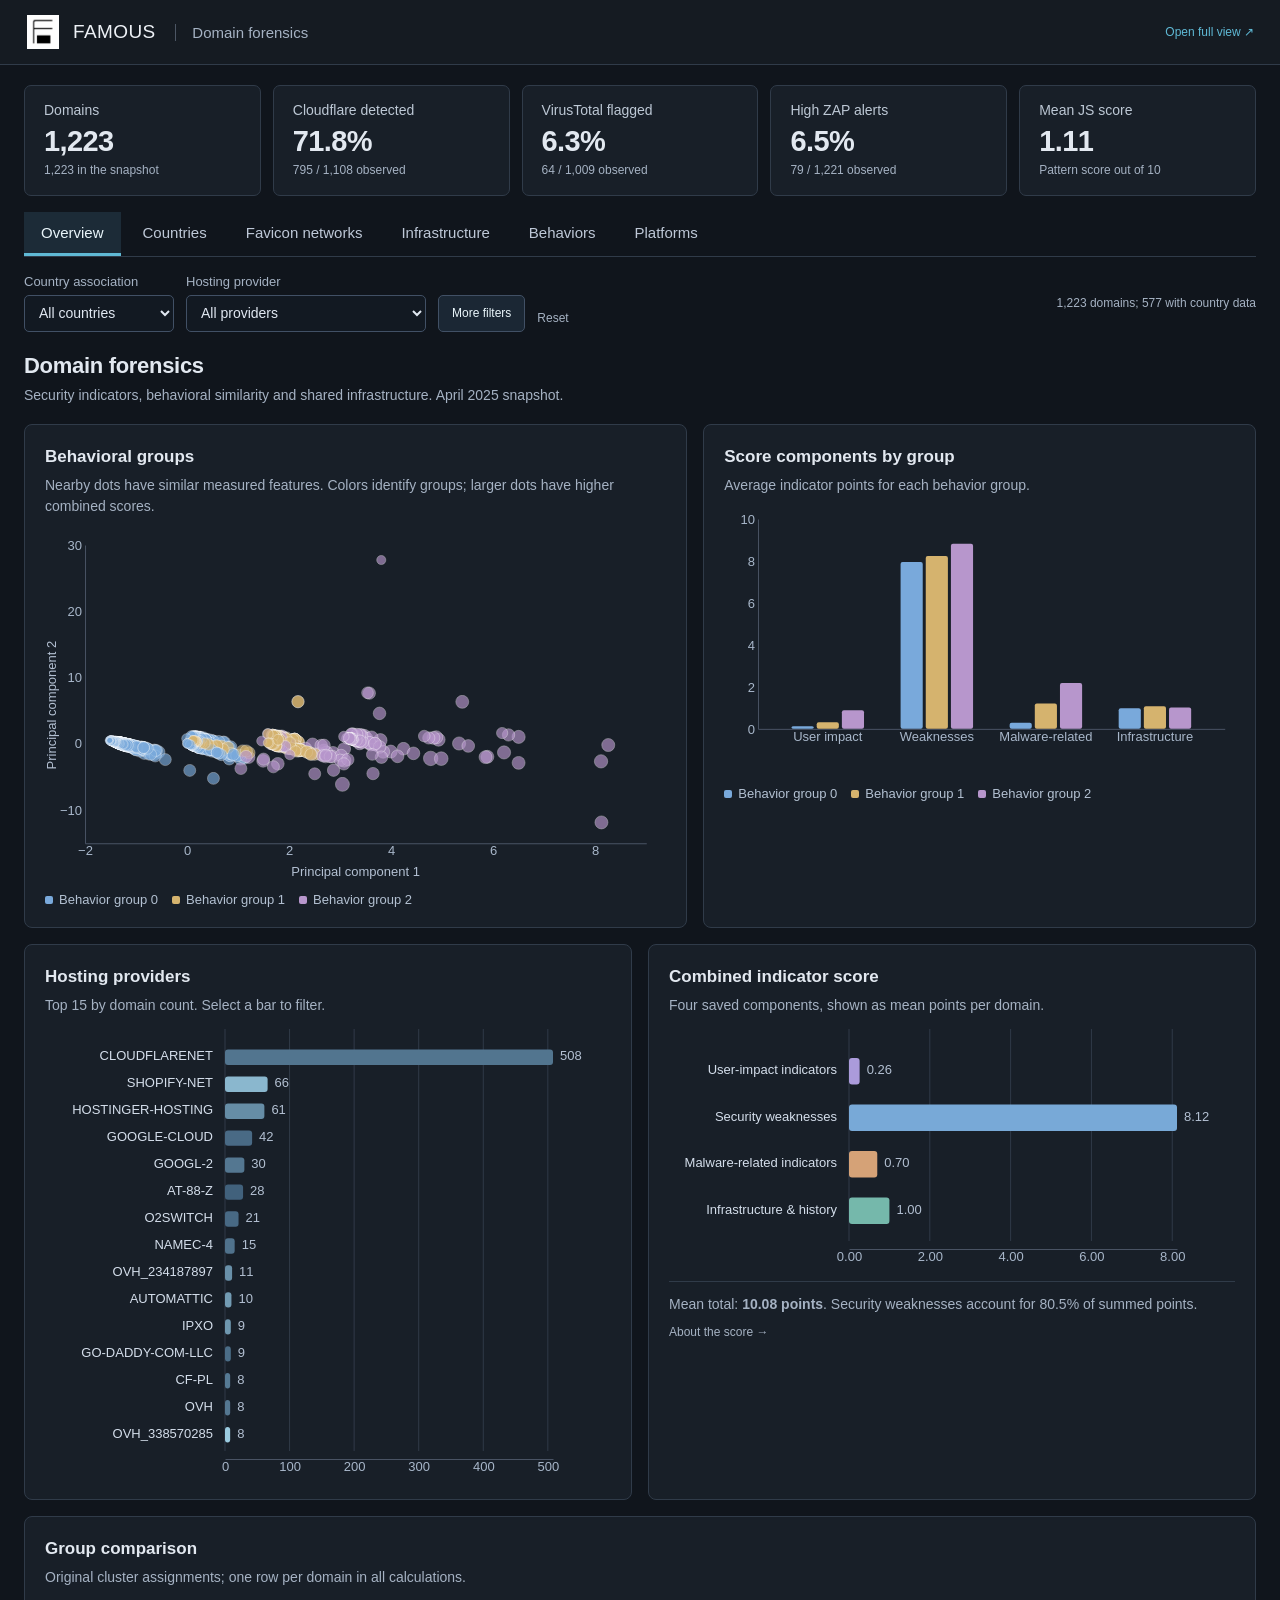
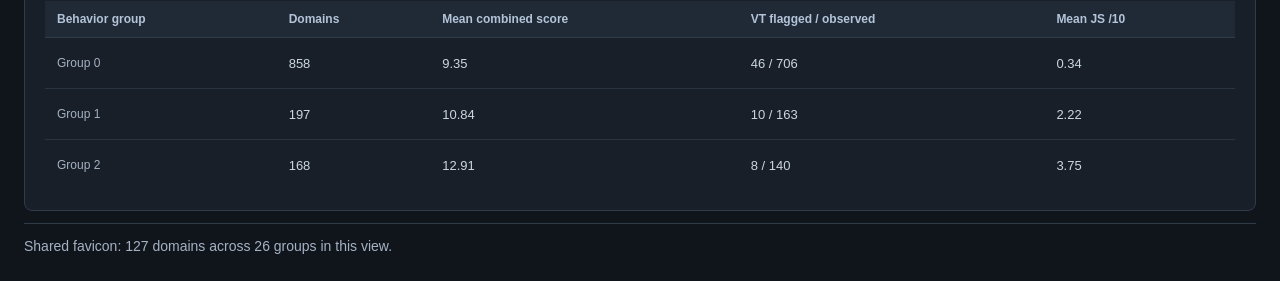
<file: index.html>
<!doctype html>
<html lang="en">
<head>
  <meta charset="UTF-8"><meta name="viewport" content="width=device-width, initial-scale=1">
  <meta name="description" content="FAMOUS aggregate domain forensics: security indicators, behavioral groups and pseudonymous infrastructure networks.">
  <meta name="color-scheme" content="dark"><title>FAMOUS: Domain forensics</title>
  <link rel="icon" href="./famous-icon.png" type="image/png"><link rel="stylesheet" href="./styles.css">
  <script defer src="./vendor/d3.min.js"></script><script defer src="./vendor/topojson.min.js"></script><script defer src="./vendor/cytoscape.min.js"></script><script type="module" src="./app.js"></script>
</head>
<body>
  <a class="skip" href="#main">Skip to charts</a>
  <header class="masthead"><a class="brand" href="#overview"><img src="./famous-icon.png" alt="FAMOUS"><span>FAMOUS <b>Domain forensics</b></span></a><div class="header-actions"><a id="full-link" href="./" target="_blank" rel="noopener">Open full view ↗</a></div></header>
  <div class="dashboard">
    <section id="metrics" class="metrics" aria-label="Summary statistics"></section>
    <nav id="navigation" aria-label="Forensic views"></nav>
    <section class="filterbar" aria-label="Filter the dataset">
      <label>Country association<select id="country"><option value="">All countries</option></select></label>
      <label>Hosting provider<select id="provider"><option value="">All providers</option></select></label>
      <button id="advanced-toggle" class="button secondary" aria-expanded="false" aria-controls="advanced-filters">More filters <span id="filter-count"></span></button>
      <button id="reset" class="text-button">Reset</button><span id="scope" role="status" aria-live="polite"></span>
    </section>
    <section id="advanced-filters" class="advanced-filters" hidden>
      <label>Registrar<select id="registrar"><option value="">All registrars</option></select></label>
      <label>Behavior group<select id="group" aria-describedby="group-help"><option value="">All groups</option><option value="0">Group 0</option><option value="1">Group 1</option><option value="2">Group 2</option></select><small id="group-help" class="control-help">Sites grouped by similar measured features.</small></label>
      <label>Platform<select id="platform"><option value="">All platforms</option></select></label>
      <label>Service<select id="service"><option value="">All services</option></select></label>
      <label>Minimum JS score<input id="js" type="number" min="0" max="10" step="0.5" value="0"></label>
      <label>Minimum high ZAP alerts<input id="zap" type="number" min="0" step="1" value="0"></label>
      <label class="check"><input id="vt" type="checkbox">VT flagged only</label><label class="check"><input id="cf" type="checkbox">Cloudflare only</label><label class="check"><input id="multi" type="checkbox">Shared favicon only</label>
    </section>
    <main id="main" tabindex="-1"><div class="empty">Loading the snapshot…</div></main>

  </div>
  <div id="chart-tip" class="chart-tooltip" role="tooltip" hidden></div>
  <noscript>JavaScript is required to view these charts.</noscript>
</body>
</html>
</file>
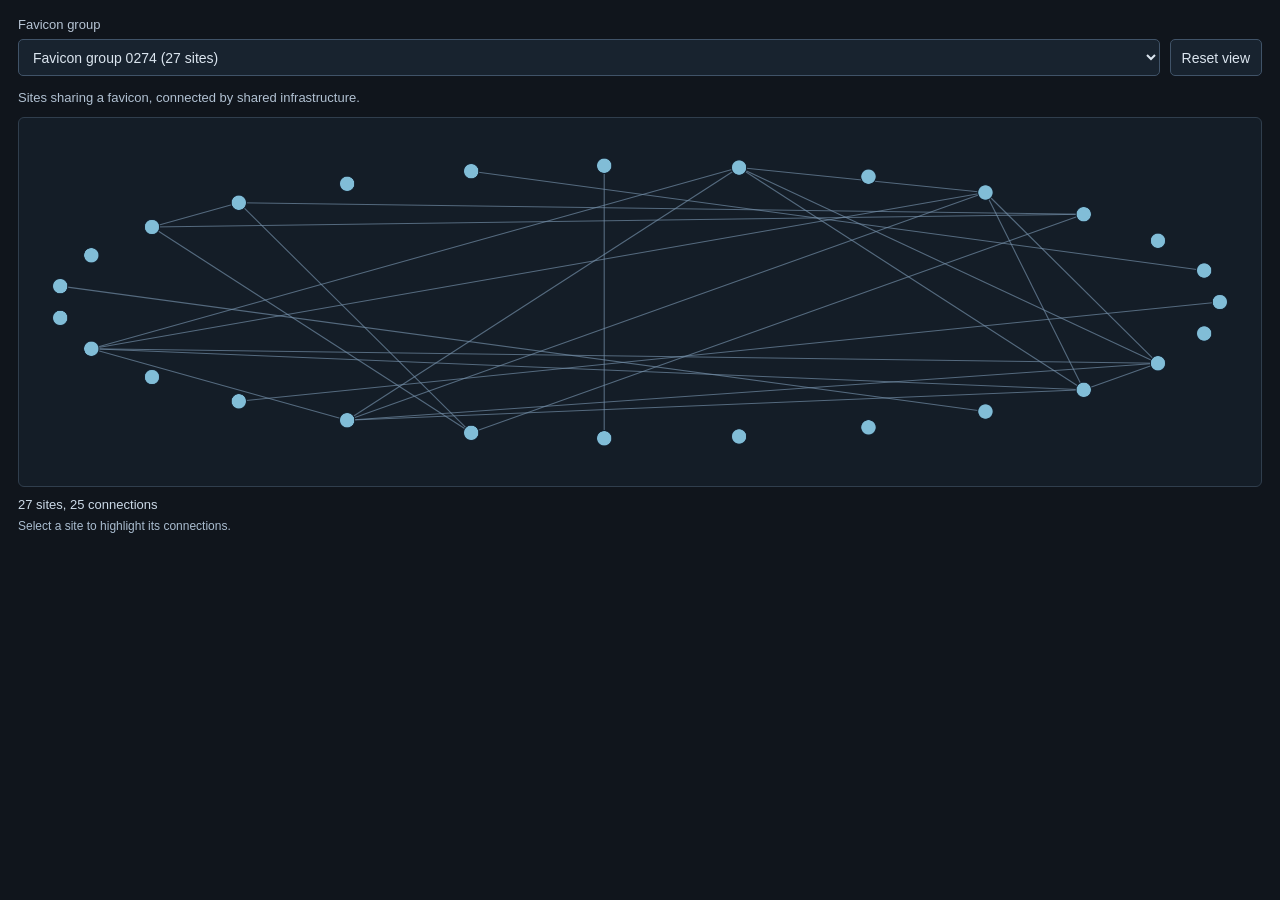
<file: preview.html>
<!doctype html>
<html lang="en">
<head>
  <meta charset="utf-8">
  <meta name="viewport" content="width=device-width, initial-scale=1">
  <meta name="color-scheme" content="dark">
  <title>FAMOUS: Favicon networks</title>
  <link rel="icon" href="./famous-icon.png" type="image/png">
  <link rel="stylesheet" href="./preview.css">
  <script defer src="./vendor/cytoscape.min.js"></script>
  <script type="module" src="./preview.js"></script>
</head>
<body>
  <main class="preview">
    <header>
      <label for="favicon-group">Favicon group</label>
      <div class="controls"><select id="favicon-group" disabled aria-describedby="caption"><option>Loading groups…</option></select><button id="reset" type="button" disabled>Reset view</button></div>
    </header>
    <p id="caption">Sites sharing a favicon, connected by shared infrastructure.</p>
    <div id="network" role="img" aria-label="Favicon network"></div>
    <p id="counts" class="counts" role="status" aria-live="polite"></p>
    <p id="selection" class="selection" role="status" aria-live="polite">Select a site to highlight its connections.</p>
    <noscript>Enable JavaScript to explore the favicon network.</noscript>
  </main>
</body>
</html>
</file>
<file: styles.css>
:root{font-family:Inter,-apple-system,BlinkMacSystemFont,"Segoe UI",sans-serif;font-size:15px;color:#e2e8f0;background:#10151c;color-scheme:dark;--bg:#10151c;--panel:#181f28;--line:#303b49;--muted:#a5b2c3;--accent:#5fb9d5;--blue:#78a6df}*{box-sizing:border-box}body{margin:0}button,input,select{font:inherit}button,a,select,input,summary{touch-action:manipulation}button{cursor:pointer;color:inherit}a{color:var(--accent);text-decoration:none}a:hover{text-decoration:underline}button:focus-visible,a:focus-visible,select:focus-visible,input:focus-visible,summary:focus-visible,[tabindex]:focus-visible{outline:2px solid #85cfdf;outline-offset:3px}button:disabled{opacity:.4;cursor:default}h1,h2,h3,p{margin-top:0}h1{font-size:22px;font-weight:600;letter-spacing:-.3px;margin-bottom:6px}h2{font-size:17px;font-weight:550;line-height:1.4;margin:0 0 6px}h3{font-size:15px;font-weight:550}p{line-height:1.55}.skip{position:fixed;top:-100px;left:20px;padding:12px;background:#fff;color:#10151c;z-index:100}.skip:focus{top:10px}.masthead{display:flex;justify-content:space-between;align-items:center;padding:15px 26px;border-bottom:1px solid var(--line);gap:20px;background:#151b22}.brand{display:flex;gap:13px;align-items:center;color:#edf1f6}.brand img{width:34px;height:34px;object-fit:contain}.brand span{font-size:19px;letter-spacing:.4px}.brand b{margin-left:14px;border-left:1px solid #4c5664;padding-left:16px;font-size:15px;color:var(--muted);font-weight:400;letter-spacing:0}.brand:hover{text-decoration:none}.header-actions{display:flex;gap:24px;align-items:center;font-size:12px;color:var(--muted)}.dashboard{max-width:1700px;margin:0 auto;padding:20px 24px 0}.metrics{display:grid;grid-template-columns:repeat(5,minmax(0,1fr));gap:12px;margin-bottom:16px}.metric{padding:16px 19px;border:1px solid var(--line);border-radius:7px;background:var(--panel)}.metric-label{font-size:13px;color:#bdc8d5}.metric-value{font-size:29px;font-weight:600;letter-spacing:-.6px;font-variant-numeric:tabular-nums;margin:7px 0 4px}.metric-note{font-size:11px;color:var(--muted);line-height:1.4}nav{display:flex;gap:5px;overflow-x:auto;border-bottom:1px solid var(--line);margin-bottom:17px}nav button{border:0;border-bottom:3px solid transparent;background:none;padding:12px 17px;white-space:nowrap;font-size:15px;color:#bec8d7}nav button:hover{background:#202a36;color:#fff}nav button.active{border-bottom-color:var(--accent);color:#e9f5fa;background:#1c2b37}nav button svg{display:none}.filterbar,.advanced-filters{display:flex;flex-wrap:wrap;align-items:end;gap:12px;padding:0 0 17px}.filterbar label,.advanced-filters>label,.toolbar label{display:grid;gap:6px;font-size:12px;color:var(--muted)}select,input[type=number],input[type=search]{height:37px;border:1px solid #415065;border-radius:5px;background:#121922;color:#e1e8f2;padding:0 10px;font-size:13px;min-width:150px;max-width:240px}input[type=number]{width:155px;min-width:0}select:focus,input:focus{border-color:#6ab8d3}.check{display:flex!important;align-items:center;gap:7px!important;min-height:37px}input[type=checkbox]{accent-color:#58b5d0;width:15px;height:15px}.advanced-filters{padding:15px;background:#161e28;border:1px solid var(--line);border-radius:7px;margin-bottom:17px}.advanced-filters[hidden]{display:none}.text-button{border:0;background:none;padding:7px 0;color:var(--muted);font-size:12px}.text-button:hover{color:var(--accent)}.button{border:1px solid #4d8198;background:#214256;color:#e9f5fa;padding:8px 13px;border-radius:5px;min-height:37px;font-size:12px}.button.secondary{background:#1b2734;border-color:#415065}.button:hover{border-color:#81bfd6}.filterbar #scope{font-size:12px;color:var(--muted);margin-left:auto;align-self:center}.page-heading{display:flex;align-items:start;justify-content:space-between;gap:20px;margin:4px 0 18px}.lede{font-size:13px;color:var(--muted);margin:0;max-width:950px}.grid{display:grid;gap:16px;margin-bottom:16px}.two{grid-template-columns:1fr 1fr}.wide-left{grid-template-columns:1.2fr 1fr}.three{grid-template-columns:repeat(3,minmax(0,1fr))}.panel{min-width:0;background:var(--panel);border:1px solid var(--line);border-radius:8px;padding:20px}.panel-head{display:flex;justify-content:space-between;gap:12px;margin-bottom:13px}.panel-sub{font-size:12px;line-height:1.5;color:var(--muted);margin:0}.panel-tag{font-size:10px;border:1px solid #435065;padding:4px 7px;border-radius:4px;color:var(--muted);white-space:nowrap;align-self:start}.chart{width:100%;min-height:180px}.chart svg{display:block;width:100%;height:auto;overflow:visible}.chart text{font-family:inherit!important;fill:#b3c0d2;font-size:12px}.chart .chart-label{fill:#d4deeb!important;font-size:12px!important}.chart .axis path,.chart .axis line{stroke:#495364}.chart .gridline{stroke:#303a48}.chart .axis text{fill:#a8b7ca}.chart-action{cursor:pointer}.chart-action:hover{opacity:.7}.chart-note{font-size:12px;line-height:1.6;color:var(--muted);border-top:1px solid var(--line);padding-top:11px;margin:12px 0 0}.chart-scroll{max-height:550px;overflow:auto}.legend{display:flex;gap:14px;flex-wrap:wrap;font-size:12px;color:#b3c1d2;margin:12px 0 0}.legend i{display:inline-block;width:8px;height:8px;border-radius:2px;margin-right:6px}.notice{font-size:12px;line-height:1.6;padding:12px 15px;color:#ddc58e;background:#28251e;border:1px solid #5c4f33;border-radius:6px;margin-bottom:16px}.notice.info{background:#1c2b39;color:#b6d1e5;border-color:#39566d}.toolbar{display:flex;flex-wrap:wrap;align-items:end;gap:12px;margin-bottom:16px}.segmented{display:flex;flex-wrap:wrap;gap:4px}.segmented button{background:#111922;color:#adbdce;border:1px solid var(--line);padding:8px 12px;border-radius:4px;font-size:13px}.segmented button.active{color:#e6f6ff;background:#244358;border-color:#4f91ab}.table-scroll{overflow:auto;max-height:420px}table{width:100%;border-collapse:collapse;text-align:left;font-size:13px;font-variant-numeric:tabular-nums}th{position:sticky;top:0;background:#202a36;color:#b3c4d8;font-size:12px;font-weight:550;white-space:nowrap;padding:11px 12px;border-bottom:1px solid var(--line)}td{padding:11px 12px;border-bottom:1px solid #2b3542;color:#ccd6e3;overflow-wrap:anywhere}tbody tr:last-child td{border-bottom:0}tbody tr:hover{background:#1e2935}.badge{display:inline-block;padding:3px 7px;border-radius:4px;background:#263340;color:#b9cadd;font-size:12px}.pill{font-size:12px;color:#c4d7e6}.empty{text-align:center;padding:45px 20px;color:var(--muted);line-height:1.7}.map-canvas{background:#141d27;border-radius:5px}.map-canvas .country{stroke:#151d27;stroke-width:.6;cursor:pointer}.map-canvas .country:hover{stroke:#9bd2e2;stroke-width:1.3}.map-legend{display:flex;gap:10px;align-items:center;color:var(--muted);font-size:12px;margin-top:12px}.map-legend .gradient{width:130px;height:9px;background:linear-gradient(90deg,#26394d,#7dbbd5);border-radius:2px}.no-data-swatch{height:9px;width:9px;background:#303946}.graph{height:480px;background:#111923;border:1px solid #354354;border-radius:5px}.graph-summary{display:flex;justify-content:space-between;gap:12px;flex-wrap:wrap;font-size:12px;color:var(--muted);margin:12px 0}.graph-details{font-size:13px;color:#becddf;padding:10px 13px;background:#1b2a39;border-left:2px solid #609eb9;min-height:40px;line-height:1.5}.network-relations{display:flex;gap:16px;flex-wrap:wrap;margin:0 0 15px;font-size:13px}.network-relations label{display:flex;align-items:center;gap:6px}.chart-tooltip{position:fixed;z-index:200;pointer-events:none;background:#e0e9f3;color:#101923;padding:10px 13px;border:1px solid #acc0d5;border-radius:5px;font-size:12px;line-height:1.6;max-width:310px;box-shadow:0 5px 20px #0005}.chart-tooltip[hidden],.toast[hidden]{display:none}.chart-tooltip b{color:#101923}details{background:#151e28;border:1px solid var(--line);border-radius:5px;margin-bottom:9px}summary{padding:12px 14px;cursor:pointer;font-size:14px;color:#cdd8e6}.details-body{padding:0 15px 15px;color:#b4c1d1;font-size:13px;line-height:1.7}.formula{background:#101821;padding:12px;font:12px/1.8 ui-monospace,monospace;color:#c2d5e6;border-radius:4px}.muted{color:var(--muted)}footer{border-top:1px solid var(--line);margin-top:22px;padding:16px 0;display:flex;justify-content:space-between;align-items:center;gap:15px;font-size:11px;color:#8f9fb3}footer>div{display:flex;gap:20px}.toast{position:fixed;bottom:22px;left:50%;transform:translateX(-50%);background:#dce9f5;color:#172230;padding:12px 18px;border-radius:5px;z-index:200;font-size:13px}.embedded .masthead{padding:10px 24px}.embedded .brand img,.embedded .brand span{display:none}.embedded .brand:after{content:'Domain forensics';font-size:17px;font-weight:550;color:#d9e3ef}.embedded .dashboard{padding-top:14px}.privacy-note{font-size:12px;color:var(--muted);margin:0 0 16px;line-height:1.55}.network-stat-row{display:flex;gap:25px;flex-wrap:wrap;font-size:13px;color:var(--muted);margin:10px 0 15px}.network-stat-row b{color:#dfe8f3}.mini-value{font-size:25px;font-weight:550;margin:9px 0}.compact-list{padding-left:18px;font-size:13px;color:#b7c4d5;line-height:1.8}
@media(max-width:1050px){nav button{font-size:14px;padding:11px 13px}.metrics{gap:9px}.metric{padding:14px}.metric-label{font-size:12px}.metric-value{font-size:26px}.metric-note{font-size:10px}.wide-left{grid-template-columns:1fr 1fr}.dashboard{padding-left:18px;padding-right:18px}.panel{padding:17px}}
@media(max-width:760px){.masthead{padding:12px 16px}.brand b{font-size:13px;margin-left:9px;padding-left:10px}.header-actions{font-size:11px;gap:12px}.header-actions #snapshot-date{display:none}.dashboard{padding:14px 13px 0}.metrics{grid-template-columns:repeat(3,minmax(0,1fr))}.metric{padding:12px}.metric:nth-child(4),.metric:nth-child(5){grid-column:auto}.metric-value{font-size:25px}.two,.wide-left,.three{grid-template-columns:1fr}.filterbar #scope{margin-left:0;flex-basis:100%}.filterbar label{flex:1;min-width:130px}select{max-width:100%;width:100%}.panel{padding:16px}.chart{min-height:150px}.page-heading{margin-top:0}h1{font-size:20px}.graph{height:420px}.toolbar>label{flex:1;min-width:135px}.network-relations{gap:12px}footer{align-items:start;flex-direction:column;gap:5px}.embedded .masthead{padding:10px 13px}}
@media(max-width:430px){.metrics{grid-template-columns:repeat(2,minmax(0,1fr))}.metric:last-child{grid-column:1/-1;display:grid;grid-template-columns:1fr auto;align-items:center;gap:0 10px}.metric:last-child .metric-value{grid-column:2;grid-row:1/3;margin:0}.metric-note{font-size:11px}.brand b{display:none}.chart-note,.panel-sub,.lede{font-size:12px}nav button{font-size:14px}.graph{height:360px}.panel-tag{display:none}}
@media(prefers-reduced-motion:reduce){*{animation:none!important;scroll-behavior:auto!important}}

.network-stat-row{display:flex;gap:25px;flex-wrap:wrap;font-size:14px;color:var(--muted);margin:10px 0 15px}.network-stat-row b{color:#dfe8f3}

/* Readable at normal browser zoom and within the Google Sites frame. */
.metric-label{font-size:14px}.metric-note{font-size:12px}.panel-sub,.lede,.chart-note,.privacy-note{font-size:14px}.filterbar label,.advanced-filters>label,.toolbar label{font-size:13px}select,input[type=number]{font-size:14px}.legend{font-size:13px}.details-body{font-size:14px}.chart text{font-size:13px}.chart .chart-label{font-size:13px!important}.toolbar #favicon-group{width:370px;max-width:min(370px,100%)}.score-gradient{width:75px!important;height:9px!important;background:linear-gradient(90deg,#72a2cc,#e0a77f)}.legend .legend{margin:0}.network-stat-row{font-size:14px}
@media(max-width:760px){.metric-label{font-size:13px}.panel-sub,.lede,.chart-note{font-size:13px}.toolbar #favicon-group{width:100%}.legend{font-size:12px}}

.control-help{display:block;max-width:290px;font-size:13px;line-height:1.5;color:var(--muted);font-weight:400}.toolbar:has(#network-color){align-items:start}.toolbar #network-color{max-width:290px;width:290px}.advanced-filters:has(#group){align-items:start}.score-explanation{font-size:14px;line-height:1.6;color:#bdcad9;margin:18px 0}.indicator-summary{display:grid;grid-template-columns:1fr 1fr;gap:12px 24px;margin:0;padding:17px 20px;background:var(--panel);border:1px solid var(--line);border-radius:6px;font-size:14px;line-height:1.5}.indicator-summary dt{font-weight:550;color:#d4dfeb;margin-bottom:4px}.indicator-summary dd{margin:0;color:var(--muted)}.dashboard{padding-bottom:24px}@media(max-width:760px){.indicator-summary{grid-template-columns:1fr}.toolbar #network-color{width:100%;max-width:100%}.control-help{font-size:12px}}
</file>
<file: preview.css>
:root{color-scheme:dark;font-family:-apple-system,BlinkMacSystemFont,"Segoe UI",sans-serif;color:#dbe5ef;background:#10151c;font-size:14px}*{box-sizing:border-box}body{margin:0}.preview{padding:17px 18px;min-width:0}header>label{display:block;font-size:13px;color:#b6c4d4;margin-bottom:7px}.controls{display:flex;gap:10px}select,button{font:inherit;color:inherit;border:1px solid #405368;border-radius:5px;background:#18232f;min-height:37px}select{flex:1;min-width:0;padding:0 10px}button{padding:0 11px;cursor:pointer;white-space:nowrap}button:hover{background:#24384a}button:disabled{opacity:.5}select:focus-visible,button:focus-visible{outline:2px solid #8bd4e6;outline-offset:3px}#caption{font-size:13px;line-height:1.5;color:#b1c1d2;margin:12px 0 9px}#network{height:clamp(210px,calc(100dvh - 190px),370px);background:#141d27;border:1px solid #303e4d;border-radius:6px}.counts{font-size:13px;color:#cbd9e7;margin:10px 0 5px}.selection{font-size:12px;line-height:1.5;color:#aabdd0;margin:0;min-height:36px}@media(max-width:420px){.preview{padding:12px}.controls{gap:7px}select,button{font-size:13px}button{padding:0 8px}}
@media(max-width:420px){#network{height:clamp(180px,calc(100dvh - 220px),370px)}}
</file>
